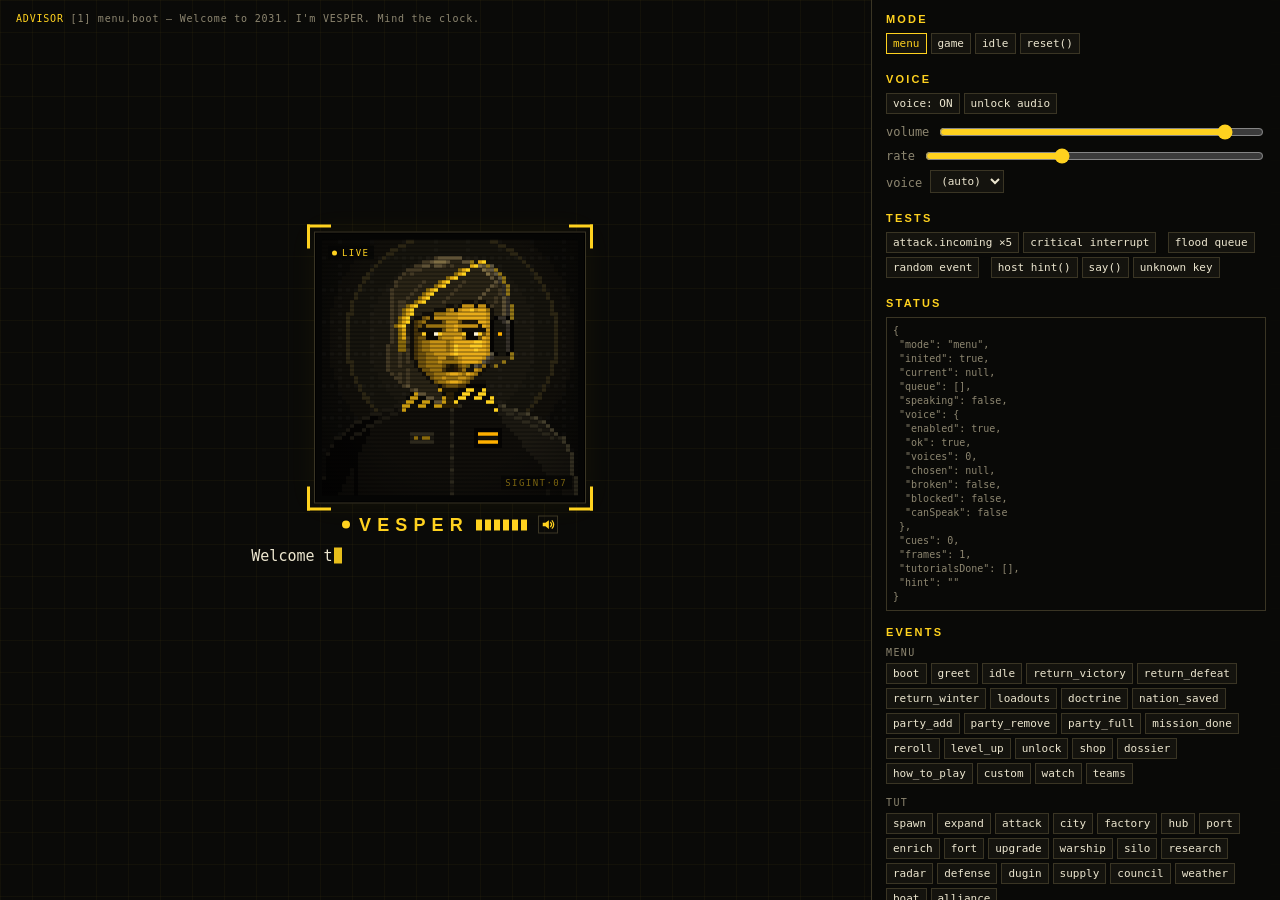
<file: src/advisor/harness.html>
<!doctype html>
<html lang="en">
<head>
<meta charset="utf-8">
<meta name="viewport" content="width=device-width, initial-scale=1">
<title>VESPER harness</title>
<!-- dev-only harness for the VESPER advisor module (never shipped) -->
<link rel="stylesheet" href="advisor.css">
<style>
  :root {
    --bg: #0a0a08; --panel: rgba(14, 13, 10, .92); --panel2: #17150f; --line: #3a3524;
    --y: #ffd21f; --y2: #ffb000; --y3: #7a6410;
    --text: #ece6cf; --dim: #8d8670; --red: #ff4433; --cyan: #3ee6ff; --green: #a6e35a;
    --mono: "JetBrains Mono", "Cascadia Mono", "Consolas", "DejaVu Sans Mono", monospace;
    --head: "Bahnschrift", "Arial Narrow", "Roboto Condensed", "DejaVu Sans Condensed", sans-serif;
  }
  html, body { margin: 0; height: 100%; }
  body {
    background: var(--bg); color: var(--text); font: 12px/1.4 var(--mono); overflow: hidden;
    background-image:
      linear-gradient(rgba(255, 210, 31, .035) 1px, transparent 1px),
      linear-gradient(90deg, rgba(255, 210, 31, .035) 1px, transparent 1px);
    background-size: 32px 32px;
  }
  #ctl {
    position: fixed; top: 0; right: 0; bottom: 0; width: 380px; overflow: auto; padding: 12px 14px 40px;
    background: rgba(10, 10, 8, .96); border-left: 1px solid var(--line);
  }
  #ctl h2 { font: 700 11px/1 var(--head); letter-spacing: .2em; color: var(--y); margin: 16px 0 8px; }
  #ctl h2:first-child { margin-top: 2px; }
  #ctl button, #ctl select {
    font: 11px var(--mono); color: var(--text); background: #14130e; border: 1px solid var(--line);
    padding: 3px 6px; margin: 0 4px 4px 0; cursor: pointer;
  }
  #ctl button:hover { border-color: var(--y3); color: var(--y); }
  #ctl button.on { border-color: var(--y); color: var(--y); }
  #ctl label { display: flex; align-items: center; gap: 8px; margin: 4px 0; color: var(--dim); }
  #ctl input[type=range] { flex: 1; accent-color: #ffd21f; }
  #ctl .grp { color: var(--dim); font-size: 10px; letter-spacing: .14em; margin: 8px 0 3px; }
  #status { white-space: pre-wrap; color: var(--dim); font-size: 10px; border: 1px solid var(--line); padding: 6px; min-height: 90px; }
  #stage { position: fixed; left: 0; top: 0; right: 380px; bottom: 0; }
  #advisor-menu { position: absolute; left: 50%; top: 46%; transform: translate(-50%, -50%); width: 500px; }
  #advisor-hud { position: absolute; left: 16px; bottom: 16px; }
  #wire { position: absolute; left: 16px; top: 12px; right: 16px; color: var(--dim); font-size: 10px; letter-spacing: .08em; height: 64px; overflow: hidden; }
  #wire b { color: var(--y); font-weight: 400; }
  .hide { display: none !important; }
</style>
</head>
<body>
<div id="stage">
  <div id="wire"></div>
  <div id="advisor-menu"></div>
  <div id="advisor-hud"></div>
</div>
<div id="ctl">
  <h2>MODE</h2>
  <div><button data-mode="menu">menu</button><button data-mode="game">game</button><button data-mode="idle">idle</button><button id="reset">reset()</button></div>
  <h2>VOICE</h2>
  <div><button id="voice">voice: ?</button><button id="unlock">unlock audio</button></div>
  <label>volume <input id="vol" type="range" min="0" max="1" step="0.05"></label>
  <label>rate <input id="rate" type="range" min="0.8" max="1.3" step="0.01"></label>
  <label>voice <select id="vsel"><option value="">(auto)</option></select></label>
  <h2>TESTS</h2>
  <div>
    <button id="spam">attack.incoming ×5</button><button id="crit">critical interrupt</button>
    <button id="flood">flood queue</button><button id="rand">random event</button>
    <button id="hintbtn">host hint()</button><button id="sayraw">say()</button><button id="unknown">unknown key</button>
  </div>
  <h2>STATUS</h2>
  <div id="status"></div>
  <h2>EVENTS</h2>
  <div id="events"></div>
</div>
<script src="../js/00_core.js"></script>
<script src="advisor.js"></script>
<script>
(function () {
  'use strict';
  const A = MP.Advisor;
  const SAMPLE = {
    nation: ['Varkos', 'the Ostrel Union', 'Kaldria', 'Meridian Pact', 'Sarn Republic'],
    target: ['Kaldria', 'Sarn Republic', 'Varkos'],
    troops: [8400, 12500, 31000, 142000],
    weapon: ['Airstrike', 'Tactical', 'Hypersonic', 'ICBM', 'MIRV', 'Orbital', 'EMP'],
    eta: [6, 12, 22], count: [3, 6, 12],
    credits: [48000, 125000], uranium: [180, 640], amount: [9200, 31000],
    type: ['City', 'Factory', 'Port', 'Hub', 'Silo', 'Fort', 'Radar'], level: [2, 3, 4],
    reason: ['too close to another factory', 'not your territory', 'needs a coastline'],
    doctrine: ['Iron Curtain', 'Blitz', 'Second Strike'], name: ['Novaya Sarn', 'Halcyon', 'Ostmark'],
    mission: ['Hold the Strait', 'Silent Launch', 'Three Capitals'], item: ['Orbital lance', 'Hardened silos', 'Ghost radar'],
    ending: ['Domination', 'Last Flag Standing', 'Council Mandate'], speed: [2, 4, 0.5],
    resolution: ['Arms Freeze 31-B', 'Embargo on Varkos', 'Neutral Waters Act'],
  };
  const pickS = (a) => a[(Math.random() * a.length) | 0];
  function paramsFor(key) {
    const def = A.lines[key]; const p = {};
    (def.v || []).join(' ').replace(/\{(\w+)\}/g, (m, k) => { if (SAMPLE[k]) p[k] = pickS(SAMPLE[k]); return m; });
    return p;
  }
  window.H = { paramsFor, SAMPLE, log: [] };

  A.init({ hudEl: document.getElementById('advisor-hud'), menuEl: document.getElementById('advisor-menu') });
  A.setMode('menu');

  // wire feed mirror (what the host would do with advisor:line)
  const wire = document.getElementById('wire');
  MP.bus.on('advisor:line', (d) => {
    H.log.push(d);
    const row = document.createElement('div');
    row.innerHTML = '<b>ADVISOR</b> [' + d.priority + '] ' + (d.key || '(say)') + ' — ';
    row.appendChild(document.createTextNode(d.text));
    wire.prepend(row); while (wire.children.length > 5) wire.lastChild.remove();
  });
  MP.bus.on('advisor:speaking', (d) => { H.speaking = d.on; });

  // host loop
  let last = performance.now();
  function loop(now) { const dt = Math.min(0.1, (now - last) / 1000); last = now; A.update(dt); requestAnimationFrame(loop); }
  requestAnimationFrame(loop);
  addEventListener('pointerdown', () => MP.audio.unlock(), { once: true });

  // controls
  const $ = (id) => document.getElementById(id);
  function syncMode() { document.querySelectorAll('[data-mode]').forEach((b) => b.classList.toggle('on', b.dataset.mode === A.getMode())); $('advisor-menu').classList.toggle('hide', A.getMode() !== 'menu'); $('advisor-hud').classList.toggle('hide', A.getMode() !== 'game'); }
  document.querySelectorAll('[data-mode]').forEach((b) => b.onclick = () => { A.setMode(b.dataset.mode); syncMode(); });
  syncMode();
  $('reset').onclick = () => A.reset();
  $('voice').onclick = () => { A.setVoiceEnabled(!A.isVoiceEnabled()); syncVoice(); };
  $('unlock').onclick = () => MP.audio.unlock();
  $('vol').value = A.getVolume(); $('vol').oninput = (e) => A.setVolume(+e.target.value);
  $('rate').value = A.getRate(); $('rate').oninput = (e) => A.setRate(+e.target.value);
  function syncVoice() { $('voice').textContent = 'voice: ' + (A.isVoiceEnabled() ? 'ON' : 'OFF'); }
  syncVoice();
  function fillVoices() {
    const sel = $('vsel'); const cur = A.getVoiceName();
    const vs = A.listVoices(); if (sel.options.length - 1 === vs.length) return;
    sel.length = 1;
    vs.forEach((v) => { const o = document.createElement('option'); o.value = v.name; o.textContent = (v.female ? '♀ ' : '  ') + v.name + ' (' + v.lang + ')'; sel.appendChild(o); });
  }
  $('vsel').onchange = (e) => A.setVoiceName(e.target.value || null);
  setInterval(fillVoices, 1500);
  $('spam').onclick = () => { for (let i = 0; i < 5; i++) A.event('attack.incoming', paramsFor('attack.incoming')); };
  $('crit').onclick = () => { A.event('build.done', paramsFor('build.done')); setTimeout(() => A.event('missile.inbound', paramsFor('missile.inbound')), 600); };
  $('flood').onclick = () => { ['attack.expand', 'build.done', 'econ.rich', 'nation.fell', 'research.started', 'diplo.gift', 'weather.storm'].forEach((k) => A.event(k, paramsFor(k))); };
  const keys = Object.keys(A.lines).filter((k) => k.indexOf('sys.') !== 0);
  $('rand').onclick = () => { const k = pickS(keys); A.event(k, paramsFor(k)); };
  $('hintbtn').onclick = () => A.hint('Place your nation · click any land');
  $('sayraw').onclick = () => A.say('Raw line from the host. Priority two.', { priority: 2, hint: 'host say()' });
  $('unknown').onclick = () => { A.event('no.such.key', {}); A.event('no.such.key2', { text: 'Unknown key with a text param falls back to say().' }); };

  const groups = {};
  keys.forEach((k) => { const g = k.split('.')[0]; (groups[g] = groups[g] || []).push(k); });
  const ev = $('events');
  Object.keys(groups).forEach((g) => {
    const h = document.createElement('div'); h.className = 'grp'; h.textContent = g.toUpperCase(); ev.appendChild(h);
    groups[g].forEach((k) => {
      const b = document.createElement('button'); b.textContent = k.slice(g.length + 1);
      b.title = k + ' · p' + A.lines[k].p; b.onclick = () => A.event(k, paramsFor(k)); ev.appendChild(b);
    });
  });
  setInterval(() => { $('status').textContent = JSON.stringify(A.debugState(), null, 1).slice(0, 1400); }, 400);
})();
</script>
</body>
</html>
</file>
<file: src/advisor/advisor.css>
/* MIDNIGHT PROTOCOL — VESPER advisor. Every selector is .vsp- prefixed; colours come from the host palette. */
.vsp, .vsp *, .vsp *::before, .vsp *::after { box-sizing: border-box; }
.vsp {
  position: relative;
  color: var(--text, #ece6cf);
  font-family: var(--mono, "JetBrains Mono", "Cascadia Mono", Consolas, "DejaVu Sans Mono", monospace);
  -webkit-font-smoothing: antialiased;
  user-select: none;
}
.vsp-cv { display: block; image-rendering: pixelated; image-rendering: crisp-edges; }
@supports (image-rendering: pixelated) { .vsp-cv { image-rendering: pixelated; } }

/* ---------------------------------------------------------------- HUD radio panel */
.vsp-hud {
  display: flex; align-items: stretch; gap: 10px;
  width: 350px; max-width: 100%;
  padding: 8px 10px 8px 8px;
  background: var(--panel, rgba(14, 13, 10, .92));
  border: 1px solid var(--line, #3a3524);
  box-shadow: 0 8px 22px rgba(0, 0, 0, .45);
  transition: border-color .25s;
}
.vsp-hud::before { /* hazard tape tab */
  content: ""; position: absolute; left: -1px; top: -1px; width: 58px; height: 3px;
  background: repeating-linear-gradient(135deg, var(--y, #ffd21f) 0 4px, #000 4px 8px);
}
.vsp-hud::after { /* cut corner tick */
  content: ""; position: absolute; right: -1px; bottom: -1px; width: 9px; height: 9px;
  border-right: 1px solid var(--y3, #7a6410); border-bottom: 1px solid var(--y3, #7a6410);
}
.vsp-pf {
  position: relative; flex: 0 0 auto; width: 68px; height: 68px; padding: 1px;
  background: #050504; border: 1px solid var(--y3, #7a6410);
  transition: border-color .25s;
}
.vsp-pf .vsp-cv { width: 64px; height: 64px; }
.vsp-tick { position: absolute; width: 5px; height: 5px; border: 0 solid var(--y, #ffd21f); pointer-events: none; }
.vsp-tick.vsp-c-tl { left: -2px; top: -2px; border-left-width: 1px; border-top-width: 1px; }
.vsp-tick.vsp-c-tr { right: -2px; top: -2px; border-right-width: 1px; border-top-width: 1px; }
.vsp-tick.vsp-c-bl { left: -2px; bottom: -2px; border-left-width: 1px; border-bottom-width: 1px; }
.vsp-tick.vsp-c-br { right: -2px; bottom: -2px; border-right-width: 1px; border-bottom-width: 1px; }
.vsp-body { flex: 1 1 auto; min-width: 0; display: flex; flex-direction: column; }
.vsp-head { display: flex; align-items: center; gap: 6px; height: 16px; margin: 0 0 4px; white-space: nowrap; }
.vsp-dot {
  flex: none; width: 7px; height: 7px; border-radius: 50%;
  background: var(--y, #ffd21f); box-shadow: 0 0 0 1px rgba(0, 0, 0, .6);
}
.vsp-name {
  font-family: var(--head, "Bahnschrift", "Arial Narrow", "Roboto Condensed", "DejaVu Sans Condensed", sans-serif);
  font-weight: 700; font-size: 13px; line-height: 1; letter-spacing: .16em; color: var(--y, #ffd21f);
}
.vsp-role {
  min-width: 0; overflow: hidden; text-overflow: ellipsis;
  font-size: 10px; letter-spacing: .12em; color: var(--dim, #8d8670);
}
.vsp-bars { flex: none; margin-left: auto; display: flex; align-items: flex-end; gap: 2px; height: 12px; }
.vsp-bars i { display: block; width: 3px; background: var(--y3, #7a6410); transform-origin: 50% 100%; }
.vsp-bars i:nth-child(1) { height: 4px; }
.vsp-bars i:nth-child(2) { height: 6px; }
.vsp-bars i:nth-child(3) { height: 8px; }
.vsp-bars i:nth-child(4) { height: 10px; }
.vsp-bars i:nth-child(5) { height: 12px; opacity: .45; }
.vsp-spk {
  flex: none; display: grid; place-items: center; width: 20px; height: 18px; margin: 0 0 0 2px; padding: 0;
  appearance: none; -webkit-appearance: none; cursor: pointer;
  color: var(--y, #ffd21f); background: transparent; border: 1px solid var(--line, #3a3524); border-radius: 0;
}
.vsp-spk:hover { border-color: var(--y3, #7a6410); background: rgba(255, 210, 31, .08); }
.vsp-spk:focus-visible { outline: 1px solid var(--y, #ffd21f); outline-offset: 1px; }
.vsp-spk svg { width: 14px; height: 14px; overflow: visible; }
.vsp-ic-body { fill: currentColor; }
.vsp-ic-on, .vsp-ic-off { fill: none; stroke: currentColor; stroke-width: 1.4; stroke-linecap: square; }
.vsp-ic-off { display: none; }
.vsp-off .vsp-spk { color: var(--dim, #8d8670); }
.vsp-off .vsp-ic-on { display: none; }
.vsp-off .vsp-ic-off { display: inline; }

.vsp-line {
  height: 54px; overflow: hidden;
  font-size: 13px; line-height: 18px; color: var(--text, #ece6cf);
  overflow-wrap: break-word; transition: color .4s;
}
.vsp-rest { visibility: hidden; }
.vsp-caret { display: inline-block; position: relative; width: 0; height: 1em; vertical-align: -2px; }
.vsp-caret::after {
  content: ""; position: absolute; left: 1px; top: 0; width: .55em; height: 1.05em;
  background: var(--y, #ffd21f); opacity: .85;
  animation: vsp-caret 1.05s steps(1) infinite;
}
.vsp-talk .vsp-caret::after { animation: none; opacity: .9; }
.vsp-stale .vsp-caret::after { display: none; }
.vsp-hint {
  height: 12px; margin-top: 3px;
  font-size: 10px; line-height: 12px; letter-spacing: .1em; text-transform: uppercase;
  color: var(--y3, #7a6410); white-space: nowrap; overflow: hidden; text-overflow: ellipsis;
  transition: color .3s;
}
.vsp-hint > span { display: inline-block; white-space: nowrap; }
.vsp-hint.vsp-marq { text-overflow: clip; }
.vsp-hint.vsp-marq > span { animation: vsp-marq var(--vsp-mdur, 6s) ease-in-out infinite alternate; }
.vsp-stale .vsp-line, .vsp-stale .vsp-mline { color: var(--dim, #8d8670); }

/* ---------------------------------------------------------------- CRT overlay + alert tint */
.vsp-scan, .vsp-tint {
  position: absolute; top: 1px; left: 1px; right: 1px; bottom: 1px; pointer-events: none; overflow: hidden;
}
.vsp-scan {
  background:
    repeating-linear-gradient(180deg, rgba(0, 0, 0, .3) 0, rgba(0, 0, 0, .3) 1px, rgba(0, 0, 0, 0) 1px, rgba(0, 0, 0, 0) 3px),
    radial-gradient(ellipse at 50% 42%, rgba(0, 0, 0, 0) 58%, rgba(0, 0, 0, .42) 100%);
  animation: vsp-flicker 4.7s steps(1) infinite;
}
.vsp-scan::after { /* slow rolling refresh band */
  content: ""; position: absolute; left: 0; right: 0; top: 0; height: 38%;
  background: linear-gradient(180deg, rgba(255, 210, 31, 0), rgba(255, 210, 31, .055), rgba(255, 210, 31, 0));
  transform: translateY(-110%); animation: vsp-roll 6.5s linear infinite;
}
.vsp-tint { background: var(--red, #ff4433); opacity: 0; mix-blend-mode: multiply; }
.vsp-glitch .vsp-tint { animation: vsp-redflash .7s steps(1) 1; }
.vsp-glitch .vsp-cv { animation: vsp-jitter .7s steps(1) 1; }

/* ---------------------------------------------------------------- states */
.vsp-talk .vsp-dot { animation: vsp-pulse .9s ease-in-out infinite; }
.vsp-talk .vsp-bars i { background: var(--y, #ffd21f); opacity: 1; animation: vsp-eq .44s ease-in-out infinite alternate; }
.vsp-talk .vsp-bars i:nth-child(2) { animation-duration: .36s; animation-delay: -.11s; }
.vsp-talk .vsp-bars i:nth-child(3) { animation-duration: .52s; animation-delay: -.27s; }
.vsp-talk .vsp-bars i:nth-child(4) { animation-duration: .31s; animation-delay: -.05s; }
.vsp-talk .vsp-bars i:nth-child(5) { animation-duration: .47s; animation-delay: -.33s; }
.vsp-warn .vsp-dot { background: var(--y2, #ffb000); }
.vsp-warn .vsp-hint { color: var(--y2, #ffb000); }
.vsp-crit.vsp-hud { border-color: rgba(255, 68, 51, .75); }
.vsp-crit .vsp-pf, .vsp-crit .vsp-frame { border-color: var(--red, #ff4433); }
.vsp-crit .vsp-dot { background: var(--red, #ff4433); }
.vsp-crit .vsp-bars i, .vsp-crit .vsp-blocks i { background: var(--red, #ff4433); }
.vsp-crit .vsp-hint { color: var(--red, #ff4433); }
.vsp-crit .vsp-tick, .vsp-crit .vsp-brk { border-color: var(--red, #ff4433); }
.vsp-crit .vsp-caret::after { background: var(--red, #ff4433); }

/* ---------------------------------------------------------------- main-menu presence */
.vsp-menu { display: flex; flex-direction: column; align-items: center; gap: 10px; padding: 9px 9px 0; text-align: center; }
.vsp-frame {
  position: relative; width: 272px; height: 272px; padding: 7px;
  background: #050504; border: 1px solid var(--line, #3a3524);
  box-shadow: inset 0 0 0 1px #000, 0 0 28px rgba(255, 210, 31, .05);
  transition: border-color .25s;
}
.vsp-frame .vsp-cv { width: 256px; height: 256px; }
.vsp-frame .vsp-scan, .vsp-frame .vsp-tint { top: 7px; left: 7px; right: 7px; bottom: 7px; }
.vsp-frame .vsp-scan {
  background:
    repeating-linear-gradient(180deg, rgba(0, 0, 0, .26) 0, rgba(0, 0, 0, .26) 2px, rgba(0, 0, 0, 0) 2px, rgba(0, 0, 0, 0) 4px),
    radial-gradient(ellipse at 50% 42%, rgba(0, 0, 0, 0) 60%, rgba(0, 0, 0, .45) 100%);
}
.vsp-brk { position: absolute; width: 24px; height: 24px; border: 0 solid var(--y, #ffd21f); pointer-events: none; transition: border-color .25s; }
.vsp-brk.vsp-c-tl { left: -8px; top: -8px; border-left-width: 3px; border-top-width: 3px; }
.vsp-brk.vsp-c-tr { right: -8px; top: -8px; border-right-width: 3px; border-top-width: 3px; }
.vsp-brk.vsp-c-bl { left: -8px; bottom: -8px; border-left-width: 3px; border-bottom-width: 3px; }
.vsp-brk.vsp-c-br { right: -8px; bottom: -8px; border-right-width: 3px; border-bottom-width: 3px; }
.vsp-tag {
  position: absolute; z-index: 1; padding: 1px 5px 1px 4px; pointer-events: none;
  font-size: 9px; line-height: 12px; letter-spacing: .16em;
  background: rgba(5, 5, 4, .82); color: var(--y3, #7a6410);
}
.vsp-tag-l { left: 13px; top: 13px; color: var(--y, #ffd21f); }
.vsp-tag-l::before {
  content: ""; display: inline-block; width: 5px; height: 5px; margin: 0 5px 1px 0; vertical-align: middle;
  border-radius: 50%; background: var(--y, #ffd21f); animation: vsp-caret 1.6s steps(1) infinite;
}
.vsp-crit .vsp-tag-l { color: var(--red, #ff4433); }
.vsp-crit .vsp-tag-l::before { background: var(--red, #ff4433); }
.vsp-tag-r { right: 13px; bottom: 13px; }
.vsp-mname { display: flex; align-items: center; gap: 9px; height: 22px; }
.vsp-mname .vsp-dot { width: 8px; height: 8px; }
.vsp-mname .vsp-name { font-size: 18px; letter-spacing: .34em; margin-right: -.1em; }
.vsp-blocks { display: flex; gap: 3px; }
.vsp-blocks i { display: block; width: 6px; height: 11px; background: var(--y3, #7a6410); }
.vsp-talk .vsp-blocks i { background: var(--y, #ffd21f); animation: vsp-chase .9s steps(1) infinite; }
.vsp-talk .vsp-blocks i:nth-child(2) { animation-delay: -.75s; }
.vsp-talk .vsp-blocks i:nth-child(3) { animation-delay: -.6s; }
.vsp-talk .vsp-blocks i:nth-child(4) { animation-delay: -.45s; }
.vsp-talk .vsp-blocks i:nth-child(5) { animation-delay: -.3s; }
.vsp-talk .vsp-blocks i:nth-child(6) { animation-delay: -.15s; }
.vsp-mline {
  width: 100%; max-width: 460px; min-height: 42px;
  font-size: 15px; line-height: 21px; color: var(--text, #ece6cf);
  overflow-wrap: break-word; transition: color .4s;
}
.vsp-menu .vsp-hint { width: 100%; max-width: 460px; height: auto; min-height: 12px; margin-top: -4px; }
.vsp-sr {
  position: absolute; width: 1px; height: 1px; margin: -1px; padding: 0; border: 0;
  overflow: hidden; clip: rect(0 0 0 0); clip-path: inset(50%); white-space: nowrap;
}

@media (max-width: 440px) {
  .vsp-frame { width: 206px; height: 206px; }
  .vsp-frame .vsp-cv { width: 192px; height: 192px; }
  .vsp-mline { font-size: 14px; line-height: 20px; }
}

/* ---------------------------------------------------------------- keyframes */
@keyframes vsp-caret { 0% { opacity: .85; } 50% { opacity: 0; } }
@keyframes vsp-pulse { 0%, 100% { box-shadow: 0 0 0 1px rgba(0, 0, 0, .6), 0 0 0 0 rgba(255, 210, 31, .5); } 50% { box-shadow: 0 0 0 1px rgba(0, 0, 0, .6), 0 0 0 4px rgba(255, 210, 31, 0); } }
@keyframes vsp-eq { 0% { transform: scaleY(.25); } 100% { transform: scaleY(1); } }
@keyframes vsp-chase { 0% { opacity: 1; } 33% { opacity: .35; } 66% { opacity: .7; } }
@keyframes vsp-flicker { 0% { opacity: 1; } 31% { opacity: .9; } 32% { opacity: 1; } 67% { opacity: .94; } 68% { opacity: 1; } 89% { opacity: .86; } 90% { opacity: 1; } }
@keyframes vsp-marq { 0%, 16% { transform: translateX(0); } 84%, 100% { transform: translateX(var(--vsp-mdx, 0)); } }
@keyframes vsp-roll { 0% { transform: translateY(-110%); } 100% { transform: translateY(290%); } }
@keyframes vsp-redflash { 0% { opacity: .55; } 14% { opacity: 0; } 28% { opacity: .4; } 42% { opacity: .1; } 57% { opacity: .3; } 85% { opacity: 0; } }
@keyframes vsp-jitter { 0% { transform: translate(2px, 0); } 14% { transform: translate(-3px, 1px); } 28% { transform: translate(1px, -1px); } 42% { transform: translate(-1px, 0); } 57% { transform: translate(2px, 1px); } 71% { transform: none; } }

@media (prefers-reduced-motion: reduce) {
  .vsp-scan, .vsp-scan::after, .vsp-glitch .vsp-cv, .vsp-glitch .vsp-tint, .vsp-talk .vsp-dot { animation: none; }
  .vsp-talk .vsp-bars i, .vsp-talk .vsp-blocks i { animation-duration: 1.6s; }
  .vsp-hint.vsp-marq > span { animation-duration: 12s; }
}
</file>
